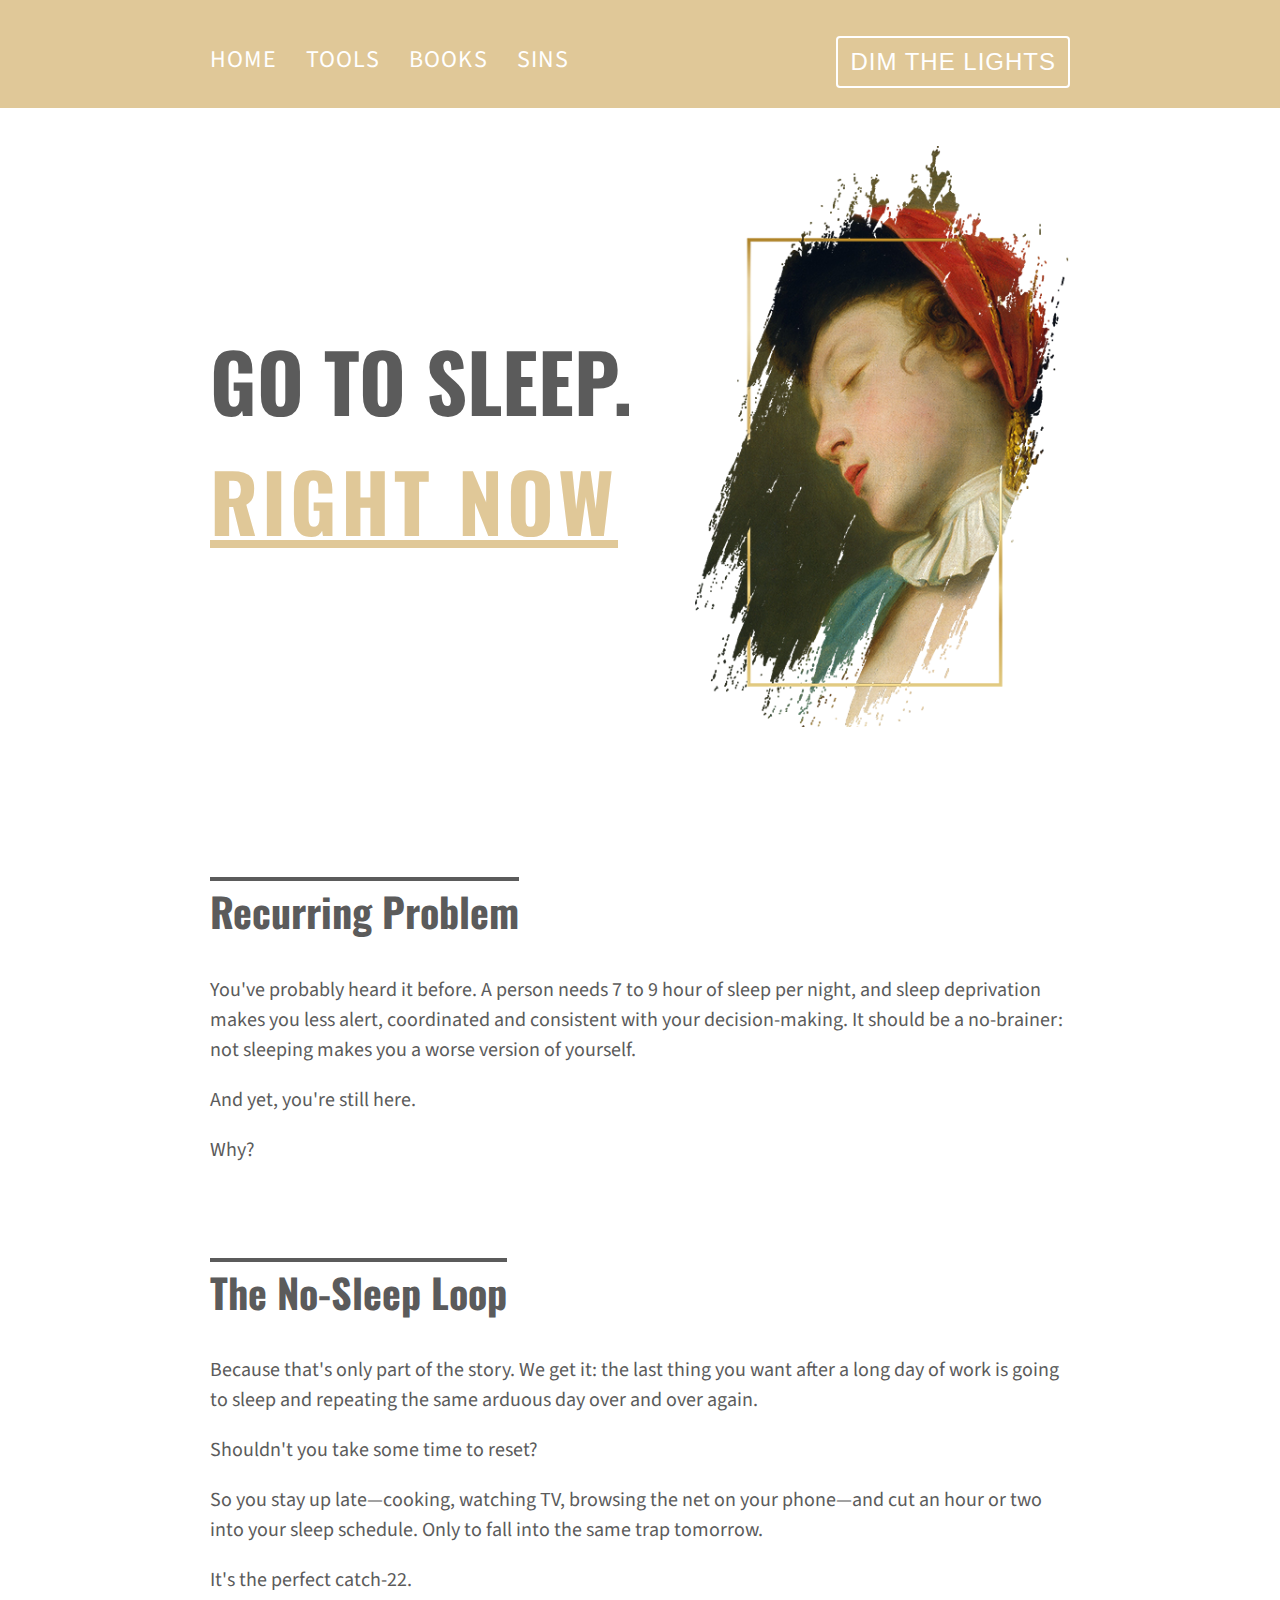
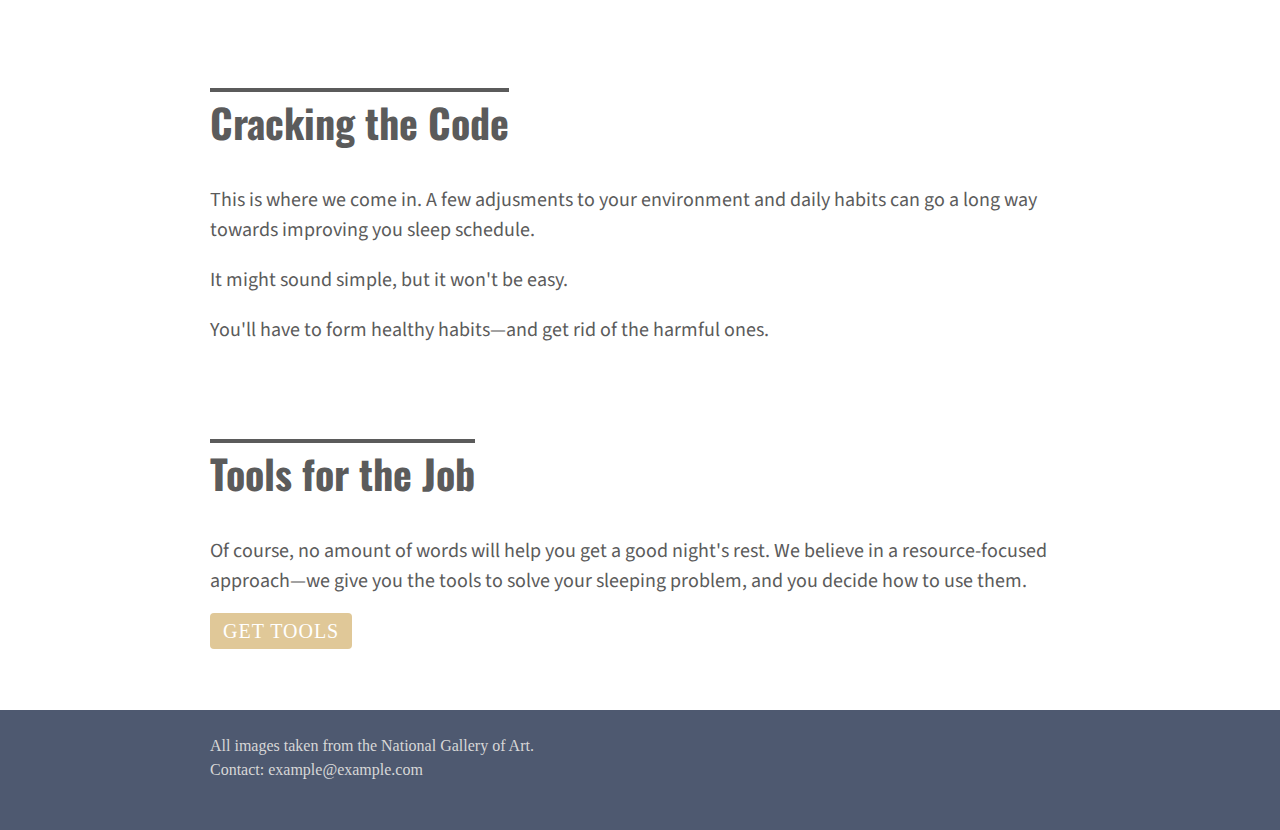
<file: index.html>
<!DOCTYPE html>

<html lang="en">
    <head>
<!-- Link bootstrap to head -->
        <link href="https://cdn.jsdelivr.net/npm/bootstrap@5.0.2/dist/css/bootstrap.min.css" rel="stylesheet" integrity="sha384-EVSTQN3/azprG1Anm3QDgpJLIm9Nao0Yz1ztcQTwFspd3yD65VohhpuuCOmLASjC" crossorigin="anonymous">
        <script src="https://cdn.jsdelivr.net/npm/bootstrap@5.0.2/dist/js/bootstrap.bundle.min.js" integrity="sha384-MrcW6ZMFYlzcLA8Nl+NtUVF0sA7MsXsP1UyJoMp4YLEuNSfAP+JcXn/tWtIaxVXM" crossorigin="anonymous"></script>
        <link href="styles.css" rel="stylesheet">

        <!-- Add fonts -->
        <link rel="stylesheet" href="https://fonts.googleapis.com/css?family=Oswald">
        <link rel="stylesheet" href="https://fonts.googleapis.com/css?family=Source+Sans+Pro">

        <!-- Make site adaptive, add meta description -->
        <meta name="viewport" content="initial-scale=1, width=device-width">
        <meta name="description" content="Yes, go to sleep. There, we've saved you the click. But if you're still on the fence, come on over and let this site can convince you.">

        <!-- Add custom JavaScript -->
        <script src="script.js"></script>

        <title>Should I go to sleep?</title>        
<!-- Meta Pixel Code -->
<script>
!function(f,b,e,v,n,t,s)
{if(f.fbq)return;n=f.fbq=function(){n.callMethod?
n.callMethod.apply(n,arguments):n.queue.push(arguments)};
if(!f._fbq)f._fbq=n;n.push=n;n.loaded=!0;n.version='2.0';
n.queue=[];t=b.createElement(e);t.async=!0;
t.src=v;s=b.getElementsByTagName(e)[0];
s.parentNode.insertBefore(t,s)}(window, document,'script',
'https://connect.facebook.net/en_US/fbevents.js');
fbq('init', '1395437648002118');
fbq('track', 'PageView');
</script>
<noscript><img height="1" width="1" style="display:none"
src="https://www.facebook.com/tr?id=1395437648002118&ev=PageView&noscript=1"
/></noscript>
<!-- End Meta Pixel Code -->
    </head>
    <body>
        <!-- Navigation menu -->
        <nav id="site-navigation">
            <div class="content">
                <button class="cta-btn-lrg" id="dark-mode" onclick="toggleDark()">DIM THE LIGHTS</button>
                <ul id="main-navigation">
                    <li id="menu-item-1" class="nav-menu-item"><a href="index.html">Home</a></li>
                    <li id="menu-item-2" class="nav-menu-item"><a href="tools.html">Tools</a></li>
                    <li id="menu-item-3" class="nav-menu-item"><a href="books.html">Books</a></li>
                    <li id="menu-item-4" class="nav-menu-item"><a href="sins.html">Sins</a></li>
                </ul>
            </div>
        </nav>

        <!-- First screen of the page -->
        <div class="section-white" id="first-section">
            <div class="content" id="first-frame">
                <h1 id="index-header">GO TO SLEEP.<br><b>RIGHT NOW</b></h1>
                <div class="side-image">
                    <img src="sleep-2-frame-2.png" alt="Painting of a girl sleeping">
                </div>
            </div>
        </div>

        <!-- Main content of the page -->
        <div class="section-white" id="second-section">
            <div class="content">
                <h2>Recurring Problem</h2>
                <p>
                    You've probably heard it before. A person needs 7 to 9 hour of sleep per night, and sleep deprivation makes you less alert, coordinated and consistent with your decision-making. It should be a no-brainer: not sleeping makes you a worse version of yourself.
                </p>
                <p>And yet, you're still here.</p>
                <p>Why?</p>
            </div>
        </div>

        <div class="section-white">
            <div class="content">
                <h2>The No-Sleep Loop</h2>
                <p>
                    Because that's only part of the story. We get it: the last thing you want after a long day of work is going to sleep and repeating the same arduous day over and over again.
                </p>
                <p>
                    Shouldn't you take some time to reset?
                </p>
                <p>
                    So you stay up late—cooking, watching TV, browsing the net on your phone—and cut an hour or two into your sleep schedule. Only to fall into the same trap tomorrow.
                </p>
                <p>
                    It's the perfect catch-22.
                </p>
            </div>
        </div>

        <div class="section-white">
            <div class="content">
                <h2>Cracking the Code</h2>
                <p>
                    This is where we come in. A few adjusments to your environment and daily habits can go a long way towards improving you sleep schedule.
                </p>
                <p>It might sound simple, but it won't be easy.</p>
                <p>You'll have to form healthy habits—and get rid of the harmful ones.</p>
            </div>
        </div>

        <div class="section-white">
            <div class="content">
                <h2>Tools for the Job</h2>
                <p>
                    Of course, no amount of words will help you get a good night's rest. We believe in a resource-focused approach—we give you the tools to solve your sleeping problem, and you decide how to use them.
                </p>
                <a href="tools.html" class="cta-btn">GET TOOLS</a>
            </div>
        </div>

        <!-- The Modal Popup -->
        <div id="modal-popup" class="modal">

            <!-- Modal content -->
                <div class="modal-content" id="modal-bg">
                    <div class="modal-header">
                        <h2>Learn More</h2>
                        <span class="close">&times;</span>
                    </div>
                    <div class="modal-body">
                        <p>Want to find out more about healthy sleep? Great!<br> Just keep in mind that this site wasn't made by a doctor or a scientist.</p>
                        <p>So do your own research.</p>
                        <p>Or check out this Healthline article on <i>17 Proven Tips to Sleep Better at Night.</i></p>
                        <a href="https://www.healthline.com/nutrition/17-tips-to-sleep-better" class="cta-btn">READ ARTICLE</a>
                    </div>
                </div>

            </div>

        <!-- Page footer -->
        <div class="footer">
            <div class="content">
                <span class="footer-copyright">All images taken from the <a href="https://www.nga.gov/">National Gallery of Art</a>.</span>
                <br>
                <span class="footer-contact">Contact: </span>
                <span class="footer-email"><a href="mailto:example@example.com">example@example.com</a></span>
            </div>
        </div>

    </body>
</html>
</file>
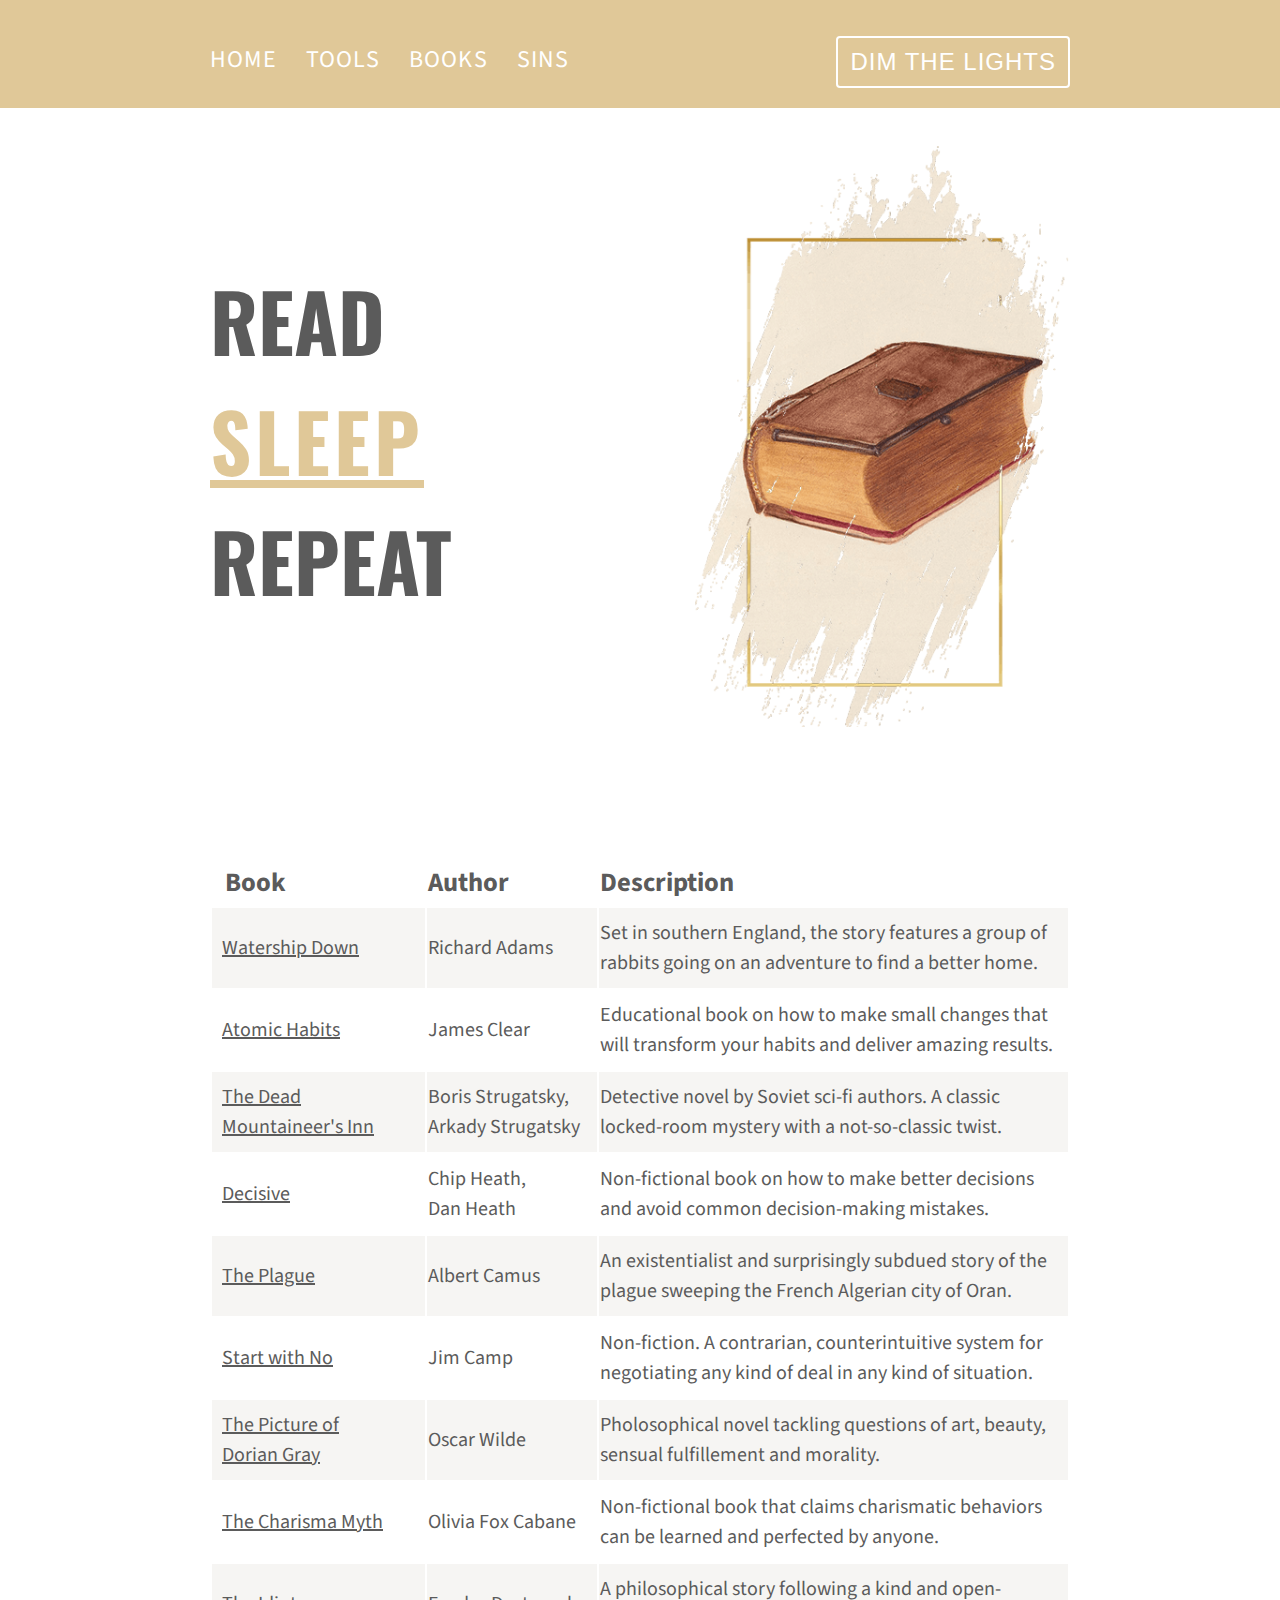
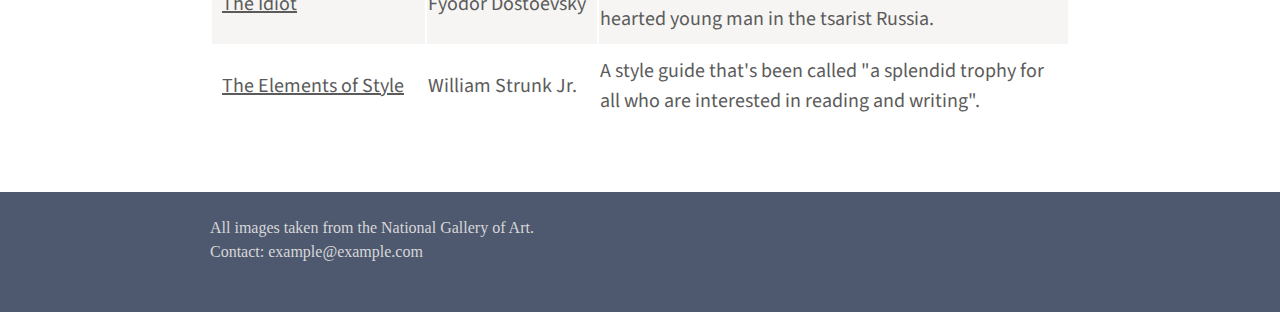
<file: books.html>
<!DOCTYPE html>

<html lang="en">
    <head>
        <!-- Link bootstrap to head -->
        <link href="https://cdn.jsdelivr.net/npm/bootstrap@5.0.2/dist/css/bootstrap.min.css" rel="stylesheet" integrity="sha384-EVSTQN3/azprG1Anm3QDgpJLIm9Nao0Yz1ztcQTwFspd3yD65VohhpuuCOmLASjC" crossorigin="anonymous">
        <script src="https://cdn.jsdelivr.net/npm/bootstrap@5.0.2/dist/js/bootstrap.bundle.min.js" integrity="sha384-MrcW6ZMFYlzcLA8Nl+NtUVF0sA7MsXsP1UyJoMp4YLEuNSfAP+JcXn/tWtIaxVXM" crossorigin="anonymous"></script>
        <link href="styles.css" rel="stylesheet">

        <!-- Add fonts -->
        <link rel="stylesheet" href="https://fonts.googleapis.com/css?family=Oswald">
        <link rel="stylesheet" href="https://fonts.googleapis.com/css?family=Source+Sans+Pro">

        <!-- Make site adaptive, add meta description -->
        <meta name="viewport" content="initial-scale=1, width=device-width">
        <meta name="description" content="Books to relax and read before bed. Not gripping enough to force an all-nighter, but interesting enough to keep your attention.">

        <!-- Add custom JavaScript -->
        <script src="script.js"></script>

        <title>Going to sleep - Books that can help</title>

<!-- Meta Pixel Code -->
<script>
!function(f,b,e,v,n,t,s)
{if(f.fbq)return;n=f.fbq=function(){n.callMethod?
n.callMethod.apply(n,arguments):n.queue.push(arguments)};
if(!f._fbq)f._fbq=n;n.push=n;n.loaded=!0;n.version='2.0';
n.queue=[];t=b.createElement(e);t.async=!0;
t.src=v;s=b.getElementsByTagName(e)[0];
s.parentNode.insertBefore(t,s)}(window, document,'script',
'https://connect.facebook.net/en_US/fbevents.js');
fbq('init', '1395437648002118');
fbq('track', 'PageView');
</script>
<noscript><img height="1" width="1" style="display:none"
src="https://www.facebook.com/tr?id=1395437648002118&ev=PageView&noscript=1"
/></noscript>
<!-- End Meta Pixel Code -->
    </head>

    <body>
        <!-- Navigation menu -->
        <nav id="site-navigation">
            <div class="content">
                <button class="cta-btn-lrg" id="dark-mode" onclick="toggleDark()">DIM THE LIGHTS</button>
                <ul id="main-navigation">
                    <li id="menu-item-1" class="nav-menu-item"><a href="index.html">Home</a></li>
                    <li id="menu-item-2" class="nav-menu-item"><a href="tools.html">Tools</a></li>
                    <li id="menu-item-3" class="nav-menu-item"><a href="books.html">Books</a></li>
                    <li id="menu-item-4" class="nav-menu-item"><a href="sins.html">Sins</a></li>
                </ul>
            </div>
        </nav>

        <!-- First screen of the page -->
        <div class="section-white" id="first-section">
            <div class="content" id="first-frame">
                <h1 id="tools-header">READ<br><b>SLEEP</b><br>REPEAT</h1>
                <div class="side-image">
                    <img src="book-3-frame.png" alt="Painting of a book on beige background">
                </div>
            </div>
        </div>

        <!-- Main content of the page -->
        <div class="section-white">
            <div class="content">
                <table id="book-table">
                    <thead>
                        <tr>
                            <th class="first-cell">Book</th>
                            <th class="second-cell">Author</th>
                            <th class="third-cell">Description</th>
                        </tr>
                    </thead>
                    <tbody>
                        <tr class="grey-row">
                            <td class="first-cell">
                                <a href="https://www.amazon.com/Watership-Down-Novel-Richard-Adams/dp/0743277708">Watership Down</a>
                            </td>
                            <td class="second-cell">
                                Richard Adams
                            </td>
                            <td class="third-cell">
                                Set in southern England, the story features a group of rabbits going on an adventure to find a better home.
                            </td>
                        </tr>
                        <tr>
                            <td class="first-cell">
                                <a href="https://www.amazon.com/Atomic-Habits-Proven-Build-Break-ebook/dp/B07D23CFGR/">Atomic Habits</a>
                            </td>
                            <td class="second-cell">
                                James Clear
                            </td>
                            <td class="third-cell">
                                Educational book on how to make small changes that will transform your habits and deliver amazing results.
                            </td>
                        </tr>
                        <tr class="grey-row">
                            <td class="first-cell">
                                <a href="https://www.amazon.com/Dead-Mountaineers-Inn-Detective-Neversink-ebook/dp/B00N6PBGRM/">The Dead Mountaineer's&nbsp;Inn</a>
                            </td>
                            <td class="second-cell">
                                Boris&nbsp;Strugatsky, Arkady&nbsp;Strugatsky
                            </td>
                            <td class="third-cell">
                                Detective novel by Soviet sci-fi authors. A classic locked-room mystery with a not-so-classic twist.
                            </td>
                        </tr>
                        <tr>
                            <td class="first-cell">
                                <a href="https://www.amazon.com/Decisive-Make-Better-Choices-Life-ebook/dp/B009JU6UPG/ref=sr_1_1?crid=1QZ3EZ293K5YI">Decisive</a>
                            </td>
                            <td class="second-cell">
                                Chip&nbsp;Heath, Dan&nbsp;Heath
                            </td>
                            <td class="third-cell">
                                Non-fictional book on how to make better decisions and avoid common decision-making mistakes.
                            </td>
                        </tr>
                        <tr class="grey-row">
                            <td class="first-cell">
                                <a href="https://www.amazon.com/Plague-Albert-Camus-ebook/dp/B0B4D91TX2/ref=sr_1_2?crid=2D0GRO846SGD9">The Plague</a>
                            </td>
                            <td class="second-cell">
                                Albert Camus
                            </td>
                            <td class="third-cell">
                                An existentialist and surprisingly subdued story of the plague sweeping the French Algerian city of Oran.
                            </td>
                        </tr>
                        <tr>
                            <td class="first-cell">
                                <a href="https://www.amazon.com/Start-No-Negotiating-Tools-that-ebook/dp/B003EY7JEE/ref=sr_1_1?crid=96X626UZV4X6">Start with No</a>
                            </td>
                            <td class="second-cell">
                                Jim Camp
                            </td>
                            <td class="third-cell">
                                Non-fiction. A contrarian, counterintuitive system for negotiating any kind of deal in any kind of situation.
                            </td>
                        </tr>
                        <tr class="grey-row">
                            <td class="first-cell">
                                <a href="https://www.amazon.com/Picture-Dorian-Grey-Oscar-Wilde-ebook/dp/B07VGJ2WFZ">The Picture of Dorian&nbsp;Gray</a>
                            </td>
                            <td class="second-cell">
                                Oscar Wilde
                            </td>
                            <td class="third-cell">
                                Pholosophical novel tackling questions of art, beauty, sensual fulfillement and morality.
                            </td>
                        </tr>
                        <tr>
                            <td class="first-cell">
                                <a href="https://www.amazon.com/Charisma-Myth-Science-Personal-Magnetism/dp/1591845947">The Charisma Myth</a>
                            </td>
                            <td class="second-cell">
                                Olivia Fox Cabane
                            </td>
                            <td class="third-cell">
                                Non-fictional book that claims charismatic behaviors can be learned and perfected by anyone.
                            </td>
                        </tr>
                        <tr class="grey-row">
                            <td class="first-cell">
                                <a href="https://www.amazon.com/Idiot-Bantam-Classic-Fyodor-Dostoevsky/dp/0553213520">The Idiot</a>
                            </td>
                            <td class="second-cell">
                                Fyodor Dostoevsky
                            </td>
                            <td class="third-cell">
                                A philosophical story following a kind and open-hearted young man in the tsarist Russia.
                            </td>
                        </tr>
                        <tr>
                            <td class="first-cell">
                                <a href="https://www.amazon.com/Elements-Style-Fourth-William-Strunk/dp/020530902X">The Elements of Style</a>
                            </td>
                            <td class="second-cell">
                                William Strunk Jr.
                            </td>
                            <td class="third-cell">
                                A style guide that's been called "a splendid trophy for all who are interested in reading and writing".
                            </td>
                        </tr>
                    </tbody>
                </table>
            </div>
        </div>

        <!-- The Modal Popup -->
        <div id="modal-popup" class="modal">

            <!-- Modal content -->
                <div class="modal-content" id="modal-bg">
                    <div class="modal-header">
                        <h2>Learn More</h2>
                        <span class="close">&times;</span>
                    </div>
                    <div class="modal-body">
                        <p>Want to find out more about healthy sleep? Great!<br> Just keep in mind that this site wasn't made by a doctor or a scientist.</p>
                        <p>So do your own research.</p>
                        <p>Or check out this Healthline article on <i>17 Proven Tips to Sleep Better at Night.</i></p>
                        <a href="https://www.healthline.com/nutrition/17-tips-to-sleep-better" class="cta-btn">READ ARTICLE</a>
                    </div>
                </div>

        </div>

        <!-- Page footer -->
        <div class="footer">
            <div class="content">
                <span class="footer-copyright">All images taken from the <a href="https://www.nga.gov/">National Gallery of Art</a>.</span>
                <br>
                <span class="footer-contact">Contact: </span>
                <span class="footer-email"><a href="mailto:example@example.com">example@example.com</a></span>
            </div>
        </div>

    </body>
</html>
</file>
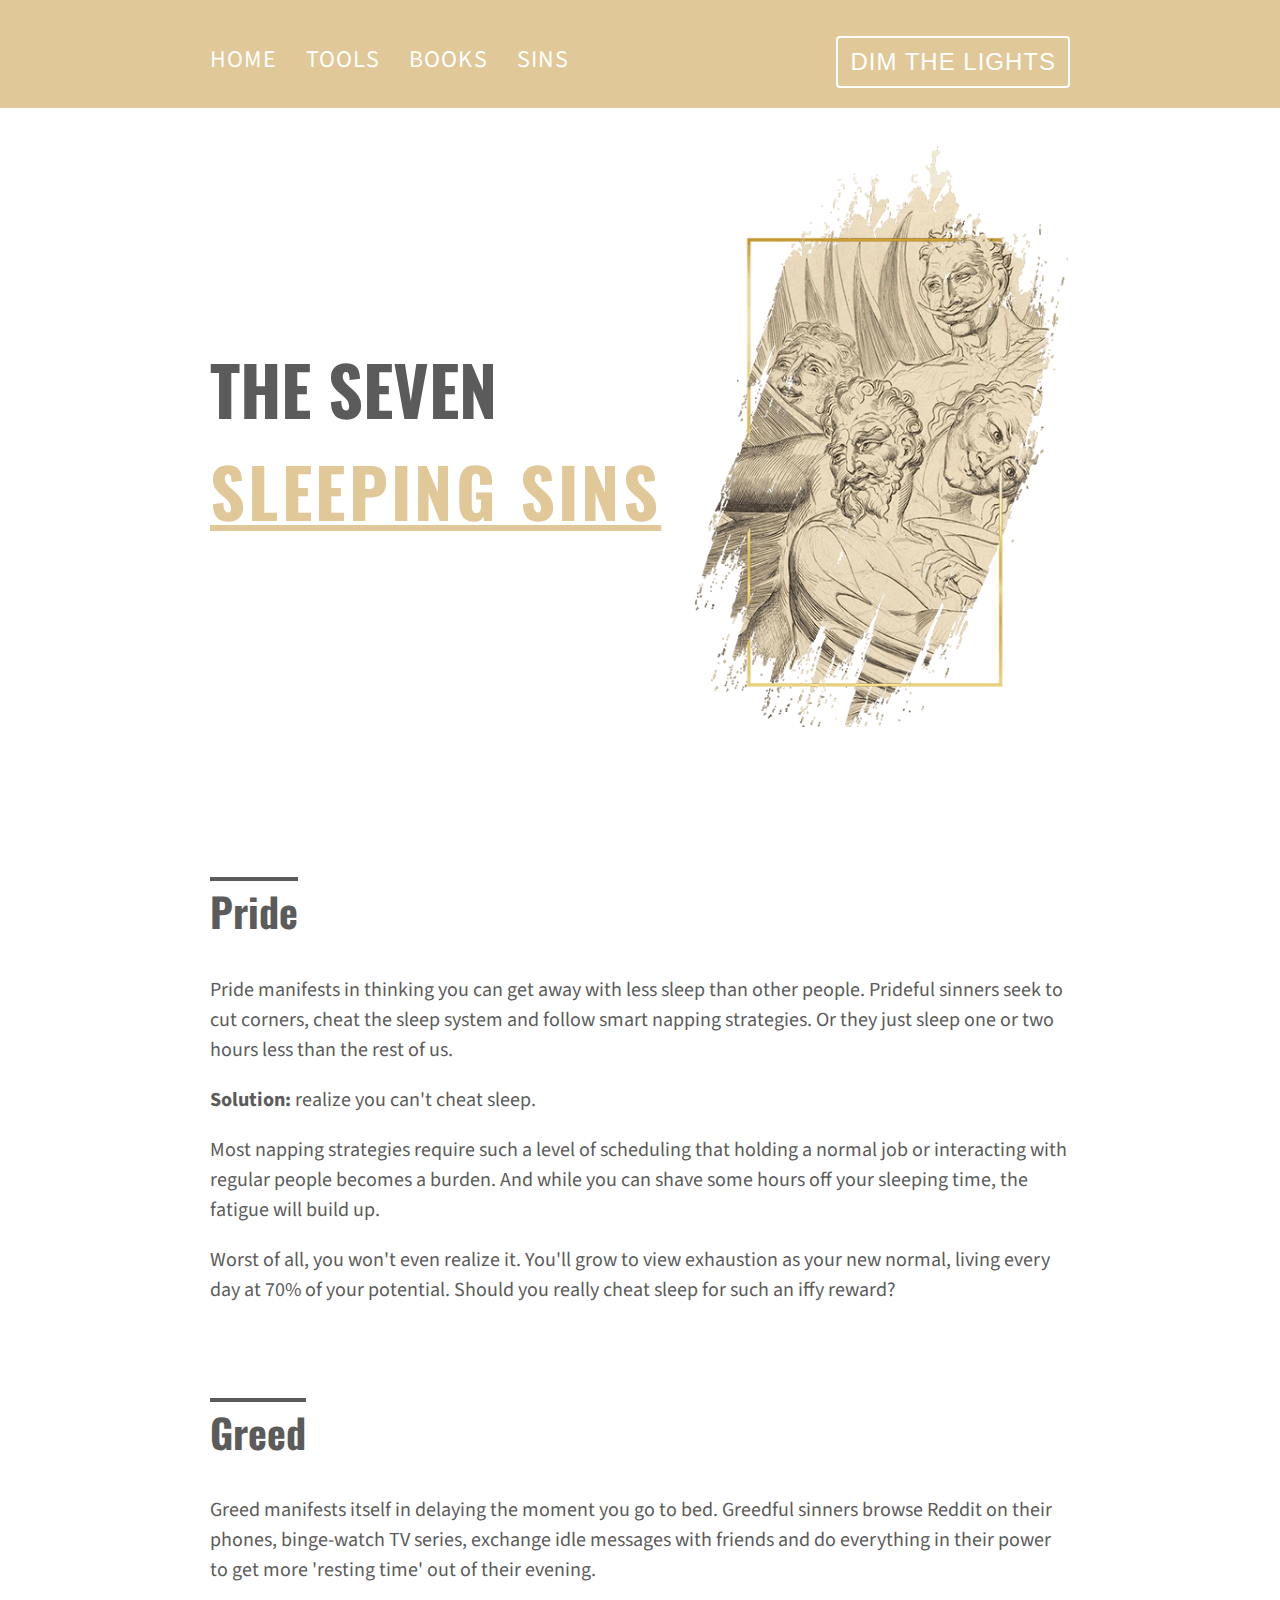
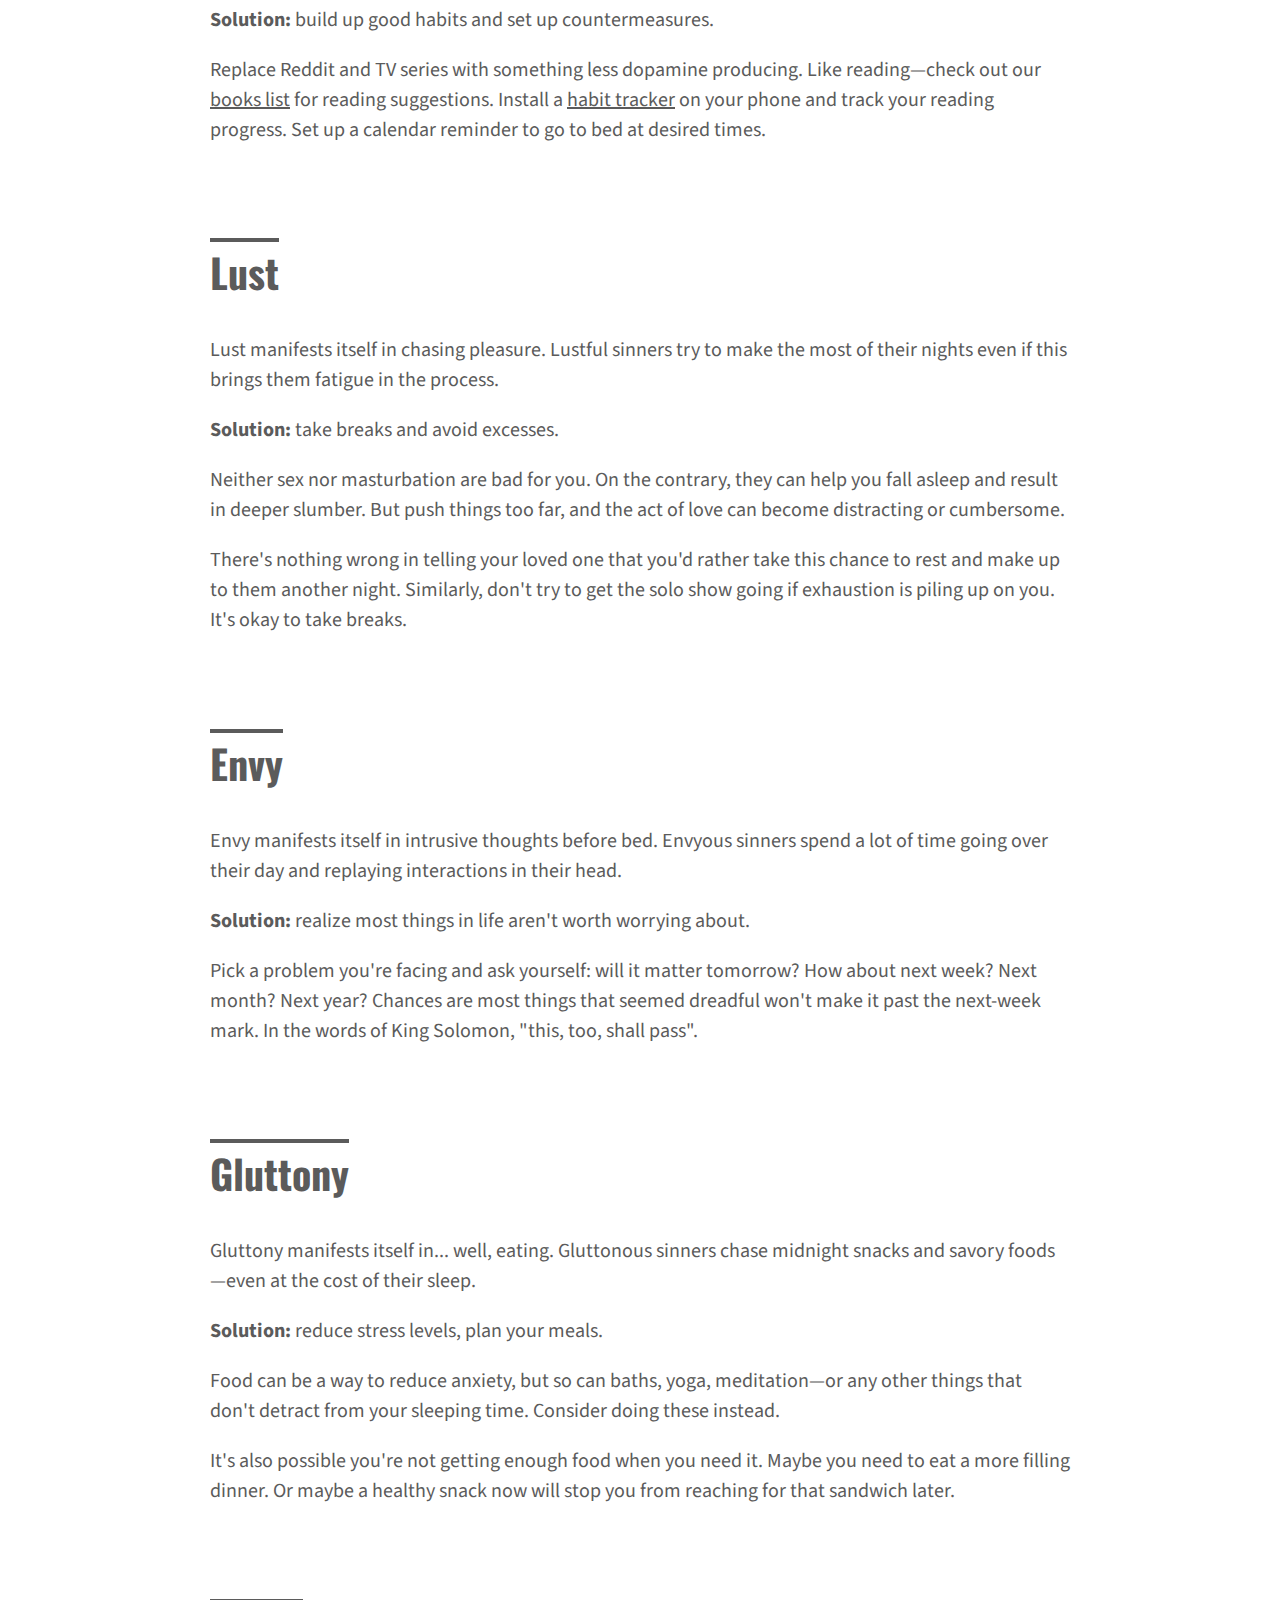
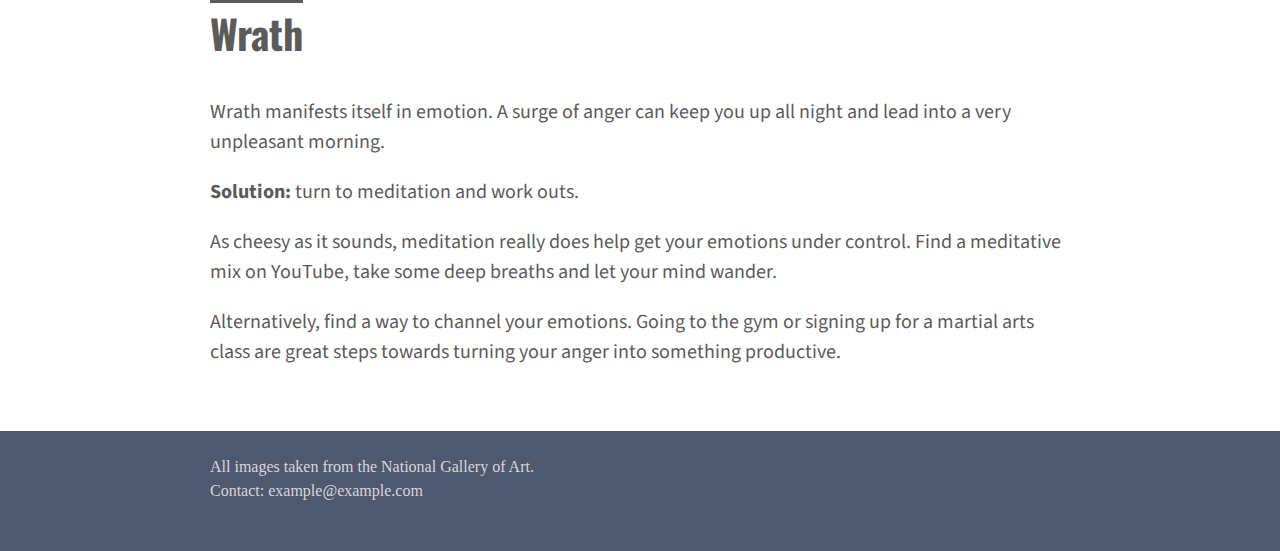
<file: sins.html>
<!DOCTYPE html>

<html lang="en">
    <head>
        <!-- Link bootstrap to head -->
        <link href="https://cdn.jsdelivr.net/npm/bootstrap@5.0.2/dist/css/bootstrap.min.css" rel="stylesheet" integrity="sha384-EVSTQN3/azprG1Anm3QDgpJLIm9Nao0Yz1ztcQTwFspd3yD65VohhpuuCOmLASjC" crossorigin="anonymous">
        <script src="https://cdn.jsdelivr.net/npm/bootstrap@5.0.2/dist/js/bootstrap.bundle.min.js" integrity="sha384-MrcW6ZMFYlzcLA8Nl+NtUVF0sA7MsXsP1UyJoMp4YLEuNSfAP+JcXn/tWtIaxVXM" crossorigin="anonymous"></script>
        <link href="styles.css" rel="stylesheet">

        <!-- Add fonts -->
        <link rel="stylesheet" href="https://fonts.googleapis.com/css?family=Oswald">
        <link rel="stylesheet" href="https://fonts.googleapis.com/css?family=Source+Sans+Pro">

        <!-- Make site adaptive, add meta description -->
        <meta name="viewport" content="initial-scale=1, width=device-width">
        <meta name="description" content="The 7 sleeping sins you commit that destory your sleep schedule and turn you into a drowsy mess in the mornings.">

        <!-- Add custom JavaScript -->
        <script src="script.js"></script>

        <title>7 Sleeping Sins - Should I go to sleep</title>

<!-- Meta Pixel Code -->
<script>
!function(f,b,e,v,n,t,s)
{if(f.fbq)return;n=f.fbq=function(){n.callMethod?
n.callMethod.apply(n,arguments):n.queue.push(arguments)};
if(!f._fbq)f._fbq=n;n.push=n;n.loaded=!0;n.version='2.0';
n.queue=[];t=b.createElement(e);t.async=!0;
t.src=v;s=b.getElementsByTagName(e)[0];
s.parentNode.insertBefore(t,s)}(window, document,'script',
'https://connect.facebook.net/en_US/fbevents.js');
fbq('init', '1395437648002118');
fbq('track', 'PageView');
</script>
<noscript><img height="1" width="1" style="display:none"
src="https://www.facebook.com/tr?id=1395437648002118&ev=PageView&noscript=1"
/></noscript>
<!-- End Meta Pixel Code -->
    </head>
    <body>
        <!-- Navigation menu -->
        <nav id="site-navigation">
            <div class="content">
                <button class="cta-btn-lrg" id="dark-mode" onclick="toggleDark()">DIM THE LIGHTS</button>
                <ul id="main-navigation">
                    <li id="menu-item-1" class="nav-menu-item"><a href="index.html">Home</a></li>
                    <li id="menu-item-2" class="nav-menu-item"><a href="tools.html">Tools</a></li>
                    <li id="menu-item-3" class="nav-menu-item"><a href="books.html">Books</a></li>
                    <li id="menu-item-4" class="nav-menu-item"><a href="sins.html">Sins</a></li>
                </ul>
            </div>
        </nav>

        <!-- First screen of the page -->
        <div class="section-white" id="first-section">
            <div class="content" id="first-frame">
                <h1 id="sins-header">THE SEVEN<br><b>SLEEPING SINS</b></h1>
                <div class="side-image">
                    <img src="sins-1-frame.png" alt="Painting of demons with different expressions">
                </div>
            </div>
        </div>

        <!-- Main content of the page-->
        <div class="section-white">
            <div class="content">
                <h2>Pride</h2>
                <p>
                    Pride manifests in thinking you can get away with less sleep than other people. Prideful sinners seek to cut corners, cheat the sleep system and follow smart napping strategies. Or they just sleep one or two hours less than the rest of us.
                </p>
                <p>
                    <b>Solution:</b> realize you can't cheat sleep.
                </p>
                <p>
                    Most napping strategies require such a level of scheduling that holding a normal job or interacting with regular people becomes a burden. And while you can shave some hours off your sleeping time, the fatigue will build up.
                </p>
                <p>
                    Worst of all, you won't even realize it. You'll grow to view exhaustion as your new normal, living every day at 70% of your potential. Should you really cheat sleep for such an iffy reward?
                </p>
            </div>
        </div>

        <div class="section-white">
            <div class="content">
                <h2>Greed</h2>
                <p>
                    Greed manifests itself in delaying the moment you go to bed. Greedful sinners browse Reddit on their phones, binge-watch TV series, exchange idle messages with friends and do everything in their power to get more 'resting time' out of their evening.
                </p>
                <p>
                    <b>Solution:</b> build up good habits and set up countermeasures.
                </p>
                <p>
                    Replace Reddit and TV series with something less dopamine producing. Like reading—check out our <a href="books.html">books list</a> for reading suggestions.
                    Install a <a href="https://play.google.com/store/apps/details?id=org.isoron.uhabits&hl=en&gl=US">habit tracker</a> on your phone and track your reading progress. Set up a calendar reminder to go to bed at desired times.
                </p>
            </div>
        </div>

        <div class="section-white">
            <div class="content">
                <h2>Lust</h2>
                <p>
                    Lust manifests itself in chasing pleasure. Lustful sinners try to make the most of their nights even if this brings them fatigue in the process.
                </p>
                <p>
                    <b>Solution:</b> take breaks and avoid excesses.
                </p>
                <p>
                    Neither sex nor masturbation are bad for you. On the contrary, they can help you fall asleep and result in deeper slumber. But push things too far, and the act of love can become distracting or cumbersome.
                </p>
                <p>
                    There's nothing wrong in telling your loved one that you'd rather take this chance to rest and make up to them another night. Similarly, don't try to get the solo show going if exhaustion is piling up on you. It's okay to take breaks.
                </p>
            </div>
        </div>

        <div class="section-white">
            <div class="content">
                <h2>Envy</h2>
                <p>
                    Envy manifests itself in intrusive thoughts before bed. Envyous sinners spend a lot of time going over their day and replaying interactions in their head.
                </p>
                <p>
                    <b>Solution:</b> realize most things in life aren't worth worrying about.
                </p>
                <p>
                    Pick a problem you're facing and ask yourself: will it matter tomorrow? How about next week? Next month? Next year?
                    Chances are most things that seemed dreadful won't make it past the next-week mark. In the words of King Solomon, "this, too, shall pass".
                </p>
            </div>
        </div>

        <div class="section-white">
            <div class="content">
                <h2>Gluttony</h2>
                <p>
                    Gluttony manifests itself in... well, eating. Gluttonous sinners chase midnight snacks and savory foods—even at the cost of their sleep.
                </p>
                <p>
                    <b>Solution:</b> reduce stress levels, plan your meals.
                </p>
                <p>
                    Food can be a way to reduce anxiety, but so can baths, yoga, meditation—or any other things that don't detract from your sleeping time. Consider doing these instead.
                </p>
                <p>
                    It's also possible you're not getting enough food when you need it. Maybe you need to eat a more filling dinner. Or maybe a healthy snack now will stop you from reaching for that sandwich later.
                </p>
            </div>
        </div>

        <div class="section-white">
            <div class="content">
                <h2>Wrath</h2>
                <p>
                    Wrath manifests itself in emotion. A surge of anger can keep you up all night and lead into a very unpleasant morning.
                </p>
                <p>
                    <b>Solution:</b> turn to meditation and work outs.
                </p>
                <p>
                    As cheesy as it sounds, meditation really does help get your emotions under control. Find a meditative mix on YouTube, take some deep breaths and let your mind wander.
                </p>
                <p>
                    Alternatively, find a way to channel your emotions. Going to the gym or signing up for a martial arts class are great steps towards turning your anger into something productive.
                </p>
            </div>
        </div>

        <!-- The Modal Popup -->
        <div id="modal-popup" class="modal">

            <!-- Modal content -->
                <div class="modal-content" id="modal-bg">
                    <div class="modal-header">
                        <h2>Learn More</h2>
                        <span class="close">&times;</span>
                    </div>
                    <div class="modal-body">
                        <p>Want to find out more about healthy sleep? Great!<br> Just keep in mind that this site wasn't made by a doctor or a scientist.</p>
                        <p>So do your own research.</p>
                        <p>Or check out this Healthline article on <i>17 Proven Tips to Sleep Better at Night.</i></p>
                        <a href="https://www.healthline.com/nutrition/17-tips-to-sleep-better" class="cta-btn">READ ARTICLE</a>
                    </div>
                </div>

            </div>

        <!-- Page footer -->
        <div class="footer">
            <div class="content">
                <span class="footer-copyright">All images taken from the <a href="https://www.nga.gov/">National Gallery of Art</a>.</span>
                <br>
                <span class="footer-contact">Contact: </span>
                <span class="footer-email"><a href="mailto:example@example.com">example@example.com</a></span>
            </div>
        </div>

    </body>
</html>
</file>
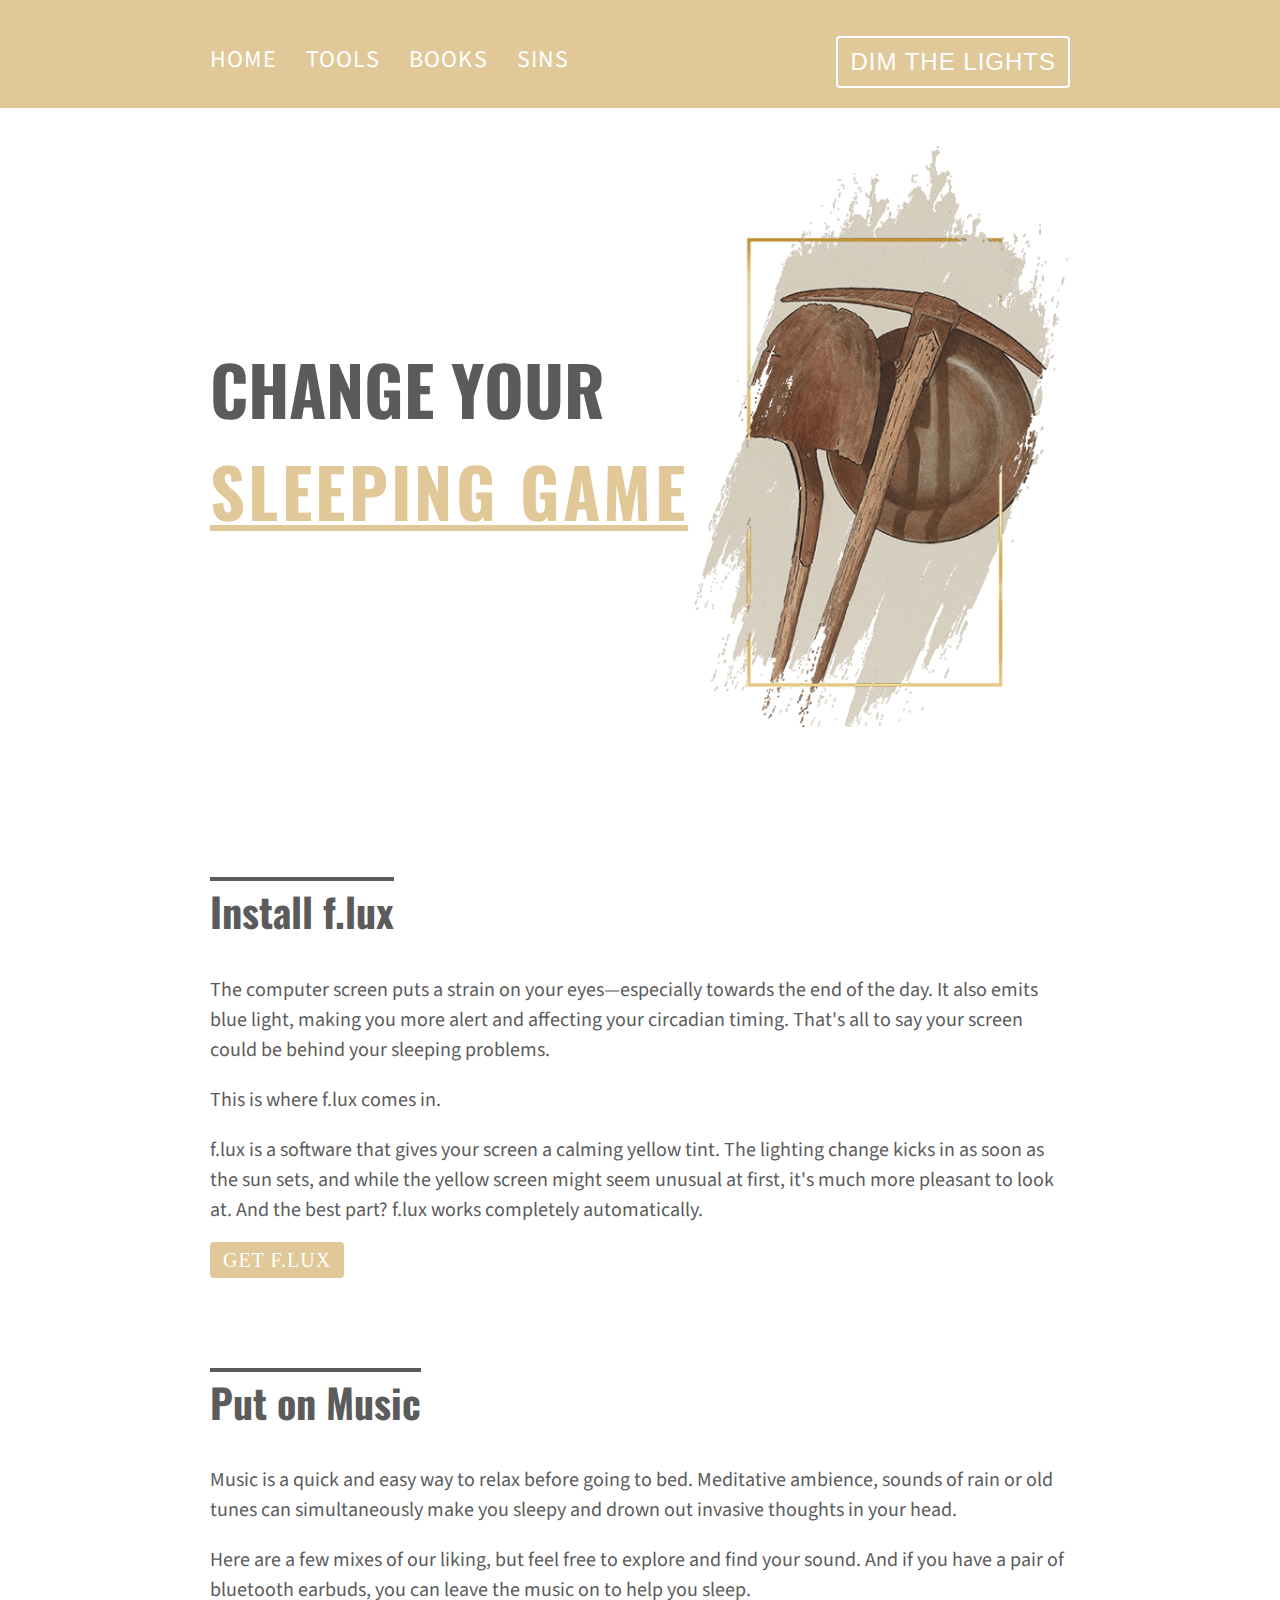
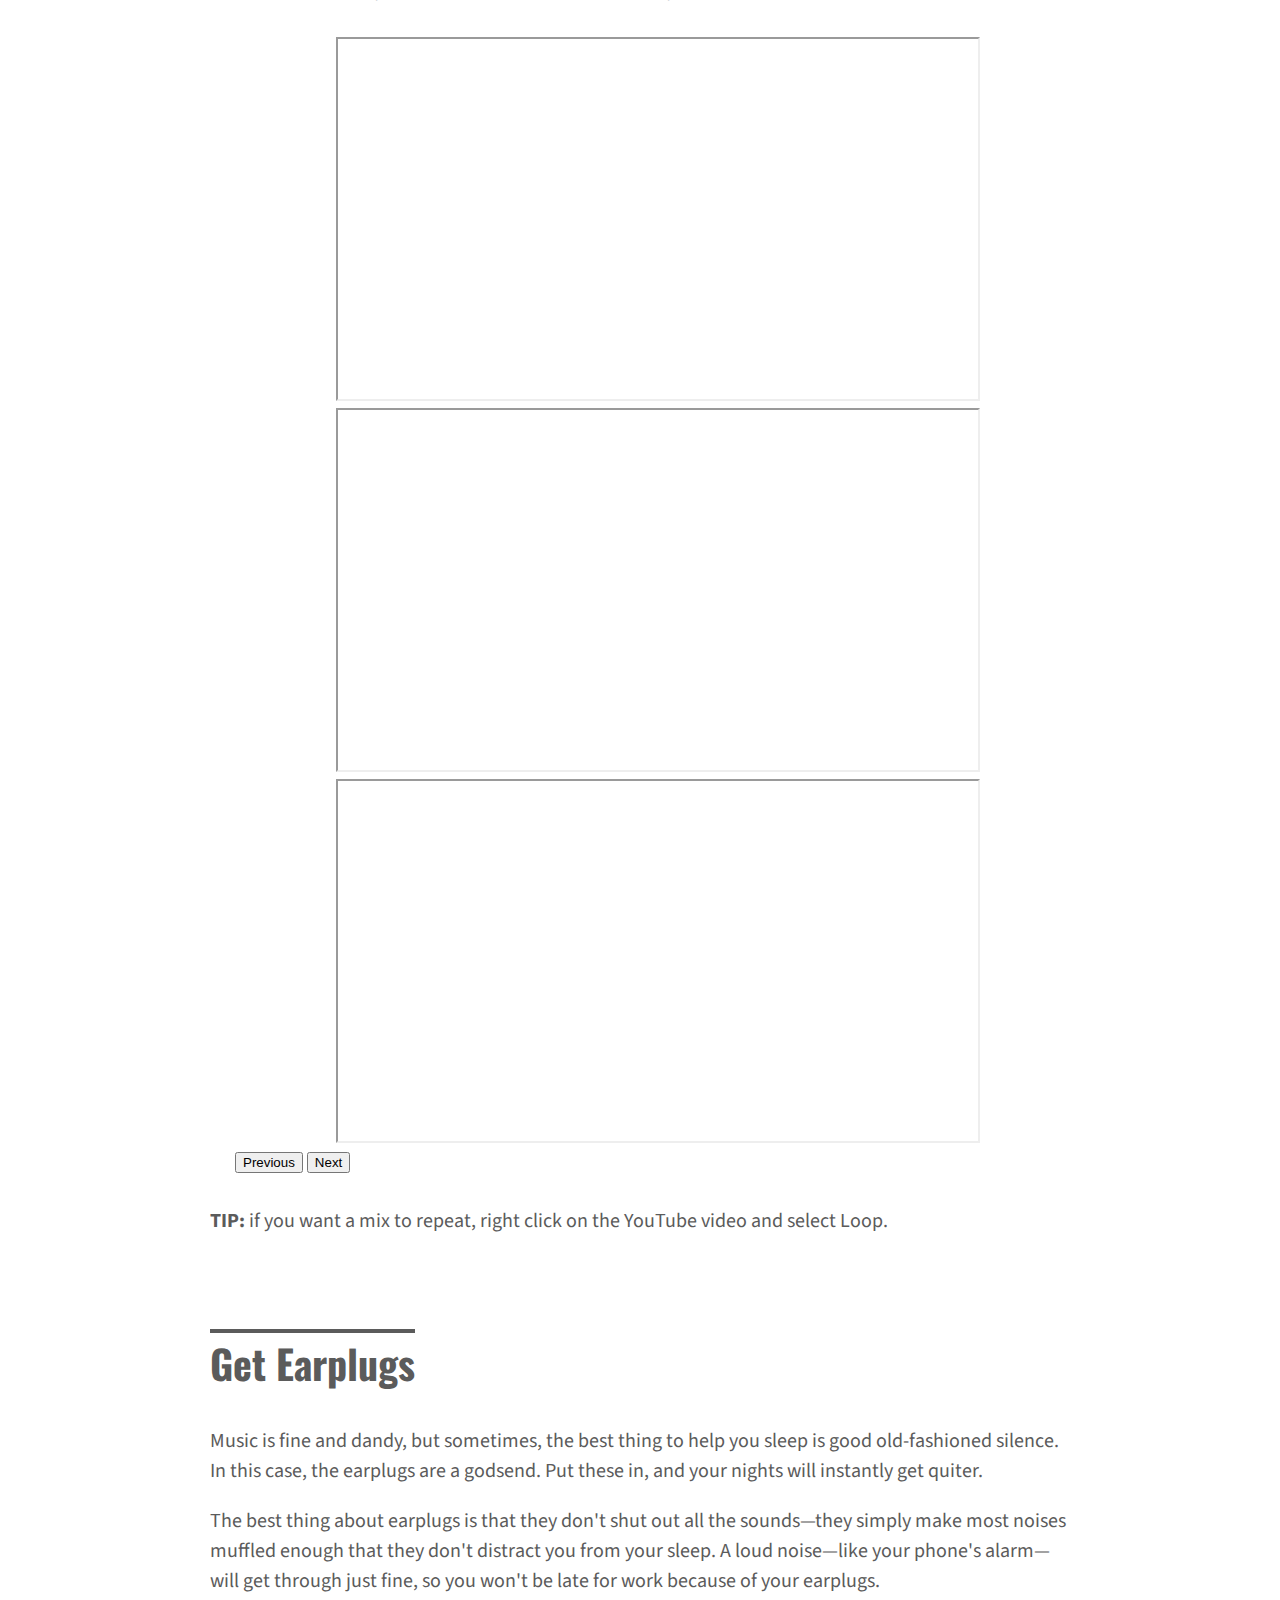
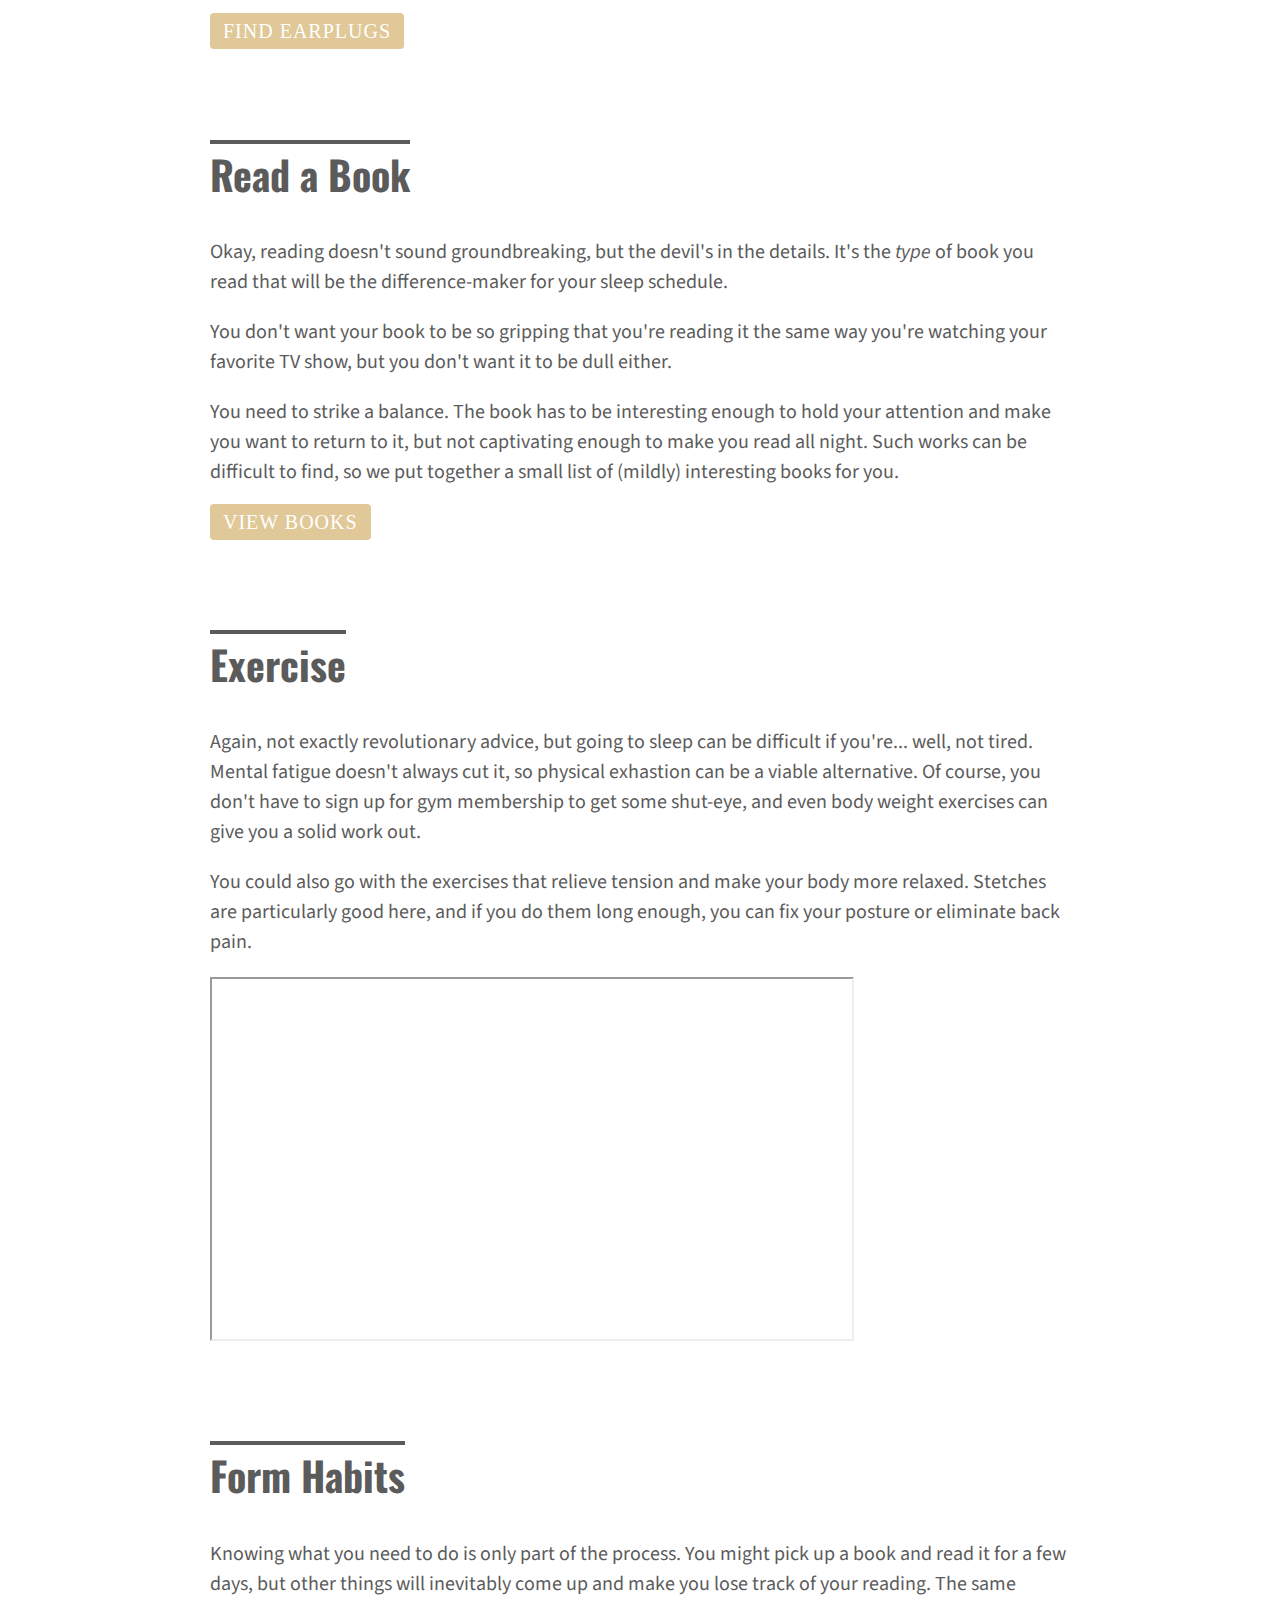
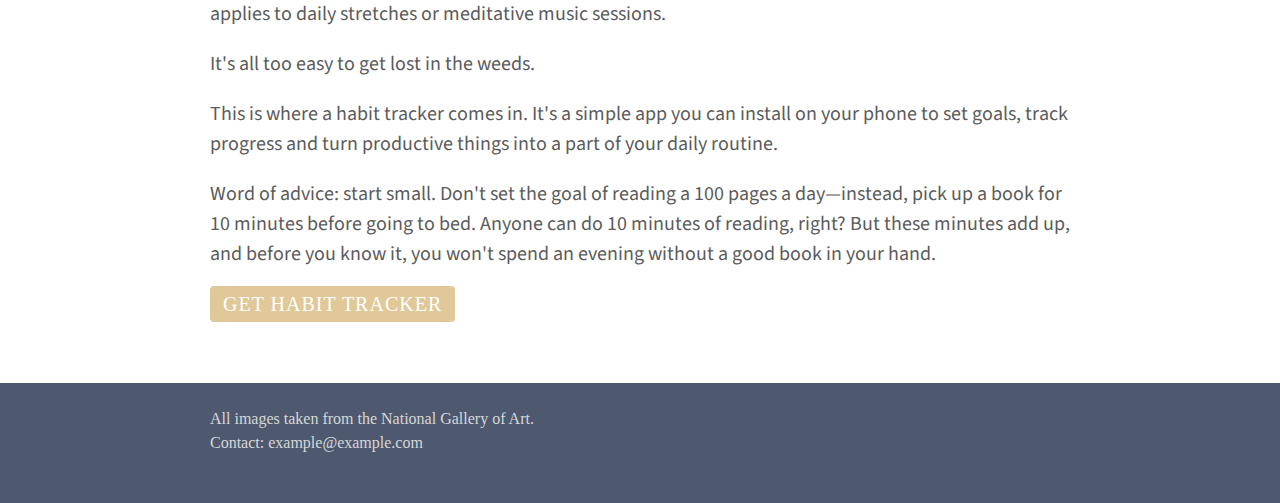
<file: tools.html>
<!DOCTYPE html>

<html lang="en">
    <head>
        <!-- Link bootstrap to head -->
        <link href="https://cdn.jsdelivr.net/npm/bootstrap@5.0.2/dist/css/bootstrap.min.css" rel="stylesheet" integrity="sha384-EVSTQN3/azprG1Anm3QDgpJLIm9Nao0Yz1ztcQTwFspd3yD65VohhpuuCOmLASjC" crossorigin="anonymous">
        <script src="https://cdn.jsdelivr.net/npm/bootstrap@5.0.2/dist/js/bootstrap.bundle.min.js" integrity="sha384-MrcW6ZMFYlzcLA8Nl+NtUVF0sA7MsXsP1UyJoMp4YLEuNSfAP+JcXn/tWtIaxVXM" crossorigin="anonymous"></script>
        <link href="styles.css" rel="stylesheet">

        <!-- Add fonts -->
        <link rel="stylesheet" href="https://fonts.googleapis.com/css?family=Oswald">
        <link rel="stylesheet" href="https://fonts.googleapis.com/css?family=Source+Sans+Pro">

        <!-- Make site adaptive, add meta description -->
        <meta name="viewport" content="initial-scale=1, width=device-width">
        <meta name="description" content="Actionable ways to improve your sleep schedule right now. Simple, but not always easy.">

        <!-- Add custom JavaScript -->
        <script src="script.js"></script>

        <title>Going to sleep - Tips, Tools, Resources</title>

<!-- Meta Pixel Code -->
<script>
!function(f,b,e,v,n,t,s)
{if(f.fbq)return;n=f.fbq=function(){n.callMethod?
n.callMethod.apply(n,arguments):n.queue.push(arguments)};
if(!f._fbq)f._fbq=n;n.push=n;n.loaded=!0;n.version='2.0';
n.queue=[];t=b.createElement(e);t.async=!0;
t.src=v;s=b.getElementsByTagName(e)[0];
s.parentNode.insertBefore(t,s)}(window, document,'script',
'https://connect.facebook.net/en_US/fbevents.js');
fbq('init', '1395437648002118');
fbq('track', 'PageView');
</script>
<noscript><img height="1" width="1" style="display:none"
src="https://www.facebook.com/tr?id=1395437648002118&ev=PageView&noscript=1"
/></noscript>
<!-- End Meta Pixel Code -->
    </head>

    <body>
        <!-- Navigation menu -->
        <nav id="site-navigation">
            <div class="content">
                <button class="cta-btn-lrg" id="dark-mode" onclick="toggleDark()">DIM THE LIGHTS</button>
                <ul id="main-navigation">
                    <li id="menu-item-1" class="nav-menu-item"><a href="index.html">Home</a></li>
                    <li id="menu-item-2" class="nav-menu-item"><a href="tools.html">Tools</a></li>
                    <li id="menu-item-3" class="nav-menu-item"><a href="books.html">Books</a></li>
                    <li id="menu-item-4" class="nav-menu-item"><a href="sins.html">Sins</a></li>
                </ul>
            </div>
        </nav>

        <!-- First screen of the page -->
        <div class="section-white" id="first-section">
            <div class="content" id="first-frame">
                <h1 id="resource-header">CHANGE YOUR<br><b>SLEEPING GAME</b></h1>
                <div class="side-image">
                    <img src="tools-1-frame.png" alt="Painting of tools on beige background">
                </div>
            </div>
        </div>

        <!-- Main content of the page-->
        <div class="section-white">
          <div class="content">
            <h2>Install f.lux</h2>
            <p>
                The computer screen puts a strain on your eyes—especially towards the end of the day. It also emits blue light, making you more alert and affecting your circadian timing. That's all to say your screen could be behind your sleeping problems.
            </p>
            <p>This is where f.lux comes in.</p>
            <p>f.lux is a software that gives your screen a calming yellow tint. The lighting change kicks in as soon as the sun sets, and while the yellow screen might seem unusual at first, it's much more pleasant to look at. And the best part? f.lux works completely automatically. </p>
            <a href="https://justgetflux.com/" class="cta-btn">GET F.LUX</a>
          </div>
        </div>

        <div class="section-white">
          <div class="content">
            <h2>Put on Music</h2>
            <p>
              Music is a quick and easy way to relax before going to bed. Meditative ambience, sounds of rain or old tunes can simultaneously make you sleepy and drown out invasive thoughts in your head.
            </p>
            <p>
              Here are a few mixes of our liking, but feel free to explore and find your sound. And if you have a pair of bluetooth earbuds, you can leave the music on to help you sleep.
            </p>

            <!-- Bootstrap carousel -->
            <div id="carouselExampleCaptions" class="carousel slide carousel-dark" data-bs-interval="false">
              <div class="carousel-inner">
                <div class="carousel-item active">
                  <iframe width="640" height="360"
                      src="https://www.youtube.com/embed/UxjPuxBVZ_Y">
                  </iframe>
                </div>
                <div class="carousel-item">
                  <iframe width="640" height="360"
                      src="https://www.youtube.com/embed/ff5lO8TkVX8">
                  </iframe>
                </div>
                <div class="carousel-item">
                  <iframe width="640" height="360"
                      src="https://www.youtube.com/embed/TA4mhuFF-Go">
                  </iframe>
                </div>
              </div>
              <button class="carousel-control-prev" type="button" data-bs-target="#carouselExampleCaptions" data-bs-slide="prev">
                <span class="carousel-control-prev-icon" aria-hidden="true"></span>
                <span class="visually-hidden">Previous</span>
              </button>
              <button class="carousel-control-next" type="button" data-bs-target="#carouselExampleCaptions" data-bs-slide="next">
                <span class="carousel-control-next-icon" aria-hidden="true"></span>
                <span class="visually-hidden">Next</span>
              </button>
            </div>

            <p><b>TIP:</b> if you want a mix to repeat, right click on the YouTube video and select Loop.</p>
          </div>
        </div>



        <div class="section-white">
            <div class="content">
              <h2>Get Earplugs</h2>
              <p>
                  Music is fine and dandy, but sometimes, the best thing to help you sleep is good old-fashioned silence. In this case, the earplugs are a godsend. Put these in, and your nights will instantly get quiter.
              </p>
              <p>
                  The best thing about earplugs is that they don't shut out all the sounds—they simply make most noises muffled enough that they don't distract you from your sleep. A loud noise—like your phone's alarm—will get through just fine, so you won't be late for work because of your earplugs.
              </p>

              <a href="https://www.amazon.com/earplugs/s?k=earplugs" class="cta-btn">FIND EARPLUGS</a>

            </div>
        </div>

        <div class="section-white">
          <div class="content">
            <h2>Read a Book</h2>
            <p>
                Okay, reading doesn't sound groundbreaking, but the devil's in the details. It's the <i>type</i> of book you read that will be the difference-maker for your sleep schedule.
            </p>
             <p>
                You don't want your book to be so gripping that you're reading it the same way you're watching your favorite TV show, but you don't want it to be dull either.
             </p>
             <p>
                You need to strike a balance. The book has to be interesting enough to hold your attention and make you want to return to it, but not captivating enough to make you read all night. Such works can be difficult to find, so we put together a small list of (mildly) interesting books for you.
             </p>
             <a href="books.html" class="cta-btn">VIEW BOOKS</a>

          </div>
        </div>

        <div class="section-white">
          <div class="content">
            <h2>Exercise</h2>
            <p>
                Again, not exactly revolutionary advice, but going to sleep can be difficult if you're... well, not tired. Mental fatigue doesn't always cut it, so physical exhastion can be a viable alternative. Of course, you don't have to sign up for gym membership to get some shut-eye, and even body weight exercises can give you a solid work out.
            </p>
            <p>
                You could also go with the exercises that relieve tension and make your body more relaxed. Stetches are particularly good here, and if you do them long enough, you can fix your posture or eliminate back pain.
            </p>

            <iframe width="640" height="360"
                src="https://www.youtube.com/embed/Ej5LQIUHFyU">
            </iframe>

          </div>
        </div>

        <div class="section-white">
          <div class="content">
              <h2>Form Habits</h2>
              <p>
                  Knowing what you need to do is only part of the process. You might pick up a book and read it for a few days, but other things will inevitably come up and make you lose track of your reading. The same applies to daily stretches or meditative music sessions.
              </p>
              <p>
                  It's all too easy to get lost in the weeds.
              </p>
              <p>
                  This is where a habit tracker comes in. It's a simple app you can install on your phone to set goals, track progress and turn productive things into a part of your daily routine.
              </p>
              <p>
                  Word of advice: start small. Don't set the goal of reading a 100 pages a day—instead, pick up a book for 10 minutes before going to bed. Anyone can do 10 minutes of reading, right? But these minutes add up, and before you know it, you won't spend an evening without a good book in your hand.
              </p>
              <a href="https://play.google.com/store/apps/details?id=org.isoron.uhabits&hl=en&gl=US" class="cta-btn">
                    GET HABIT TRACKER
              </a>
          </div>
        </div>

        <!-- The Modal Popup -->
        <div id="modal-popup" class="modal">

          <!-- Modal content -->
              <div class="modal-content" id="modal-bg">
                  <div class="modal-header">
                      <h2>Learn More</h2>
                      <span class="close">&times;</span>
                  </div>
                  <div class="modal-body">
                      <p>Want to find out more about healthy sleep? Great!<br> Just keep in mind that this site wasn't made by a doctor or a scientist.</p>
                      <p>So do your own research.</p>
                      <p>Or check out this Healthline article on <i>17 Proven Tips to Sleep Better at Night.</i></p>
                      <a href="https://www.healthline.com/nutrition/17-tips-to-sleep-better" class="cta-btn">READ ARTICLE</a>
                  </div>
              </div>

          </div>


        <!-- Page footer -->
        <div class="footer">
            <div class="content">
                <span class="footer-copyright">All images taken from the <a href="https://www.nga.gov/">National Gallery of Art</a>.</span>
                <br>
                <span class="footer-contact">Contact: </span>
                <span class="footer-email"><a href="mailto:example@example.com">example@example.com</a></span>
            </div>
        </div>

    </body>

</html>
</file>
<file: styles.css>
body {
    background-color: #fff;
    color: #5b5b5b;
    font-size: 1rem;
    line-height: 1.5;
    margin: 0;
    text-align: left;
}

h1, h2, h3, h4, h5, h6 {
    font-family: Oswald, Helvetica, Arial, sans-serif;
}

h2 {
    text-decoration: overline;
    font-size: 2.5em;
}

/* Apply to bolded parts of h1 only */
h1 b {
    letter-spacing: 0.05em;
    text-decoration: underline;
    color: #e0c898;
}

h1 {
    font-size: 5em;
}

p {
    font-family: Source Sans Pro, Helvetica, Arial, sans-serif;
    font-size: 1.25em;
}

.section-white {
    margin: 0;
    padding-top: 1em;
    margin-bottom: 3em;
}

.section-grey {
    background-color: #f6f5f3;
    margin: 0;
    padding-top: 1em;
}

/* Flip main image on small screens
not needed
@media only screen and (max-width: 755px) {
    .side-image img {
        -webkit-transform: scaleX(-1);
        transform: scaleX(-1);
    }
*/

/* Force menu font change to fit in one line on small screens
    #site-navigation{
        font-size: 1.25rem !important;
    }
}
*/

/* Shift all content blocks to middle of the screen */
.content {
    max-width: 860px;
    margin: auto;
}

/* Main menu styling */
#site-navigation {
    background-color: #e0c898;
    position: fixed;
    bottom: auto;
    width: 100%;
    line-height: 1.5;
    font-family: Source Sans Pro, Helvetica, Arial, sans-serif;
    font-size: 1.5rem;
    padding-top: 0.5em;
    z-index: 7;
}

/* Change the ul to show in one row via display:
Remove bullet points via list-style-type */
.nav-menu-item {
    display: inline-block;
    list-style-type: none;
    padding-top: 0.25em;
    padding-bottom: 0.25em;
    padding-right: 0.5em;
}

/* Add padding to all menu items except first */
.nav-menu-item:not(#menu-item-1) {
    padding-left: 0.5em;
}

/* Remove default padding from ul, ol for nav menu */
#main-navigation {
    display: block;
    padding-left: 0;
}

.nav-menu-item a {
    text-decoration: none;
    color: #fff;
    text-transform: uppercase;
    letter-spacing: 0.05em;
}

.nav-menu-item a:hover {
    text-decoration: underline;
}

/* Set spacing between nav menu and other content */
#first-section {
    position: relative;
    padding-top: 9.125em;
    padding-bottom: 3.125em;
}

/* make sure first-frame content is displayed on the same line and centered
wrap content if screen size is too small, add spacing with border-box*/
#first-frame {
    display: flex;
    flex-wrap: wrap;
    align-items: center;
    box-sizing: border-box;
}

/* Set spacing between text and side image */
#first-frame h1 {
    margin-right: auto;
}

.side-image img {
    width: 375px;
}

#resource-header, #sins-header {
    font-size: 4.25em
}

/* Call to action button style */
.cta-btn {
    background-color: #e0c898;
    color: #fff;
    border-radius: 0.25rem;
    border: 1px solid transparent;
    padding: 0.375rem 0.75rem 0.375rem 0.75rem;
    font-size: 1.25rem;
    font-weight: 500;
    line-height: 1.5;
    letter-spacing: 1px;
    text-align: center;
    margin-top: 1em;
    margin-bottom: 1em;
    text-decoration: none;
}

.cta-btn:hover {
    background-color: #98b0e0;
    color: #fff;
}

#menu-item-lights {
    float: right;
}

.footer {
    width: 100%;
    font-family: inherit;
    font-size: 1rem;
    color: #d7d7d7;
    line-height: 1.5;
    background-color: #4e5970;
    margin-top: 4em;
    padding-top: 1.5em;
    padding-bottom: 3em;
}

.footer a {
    text-decoration: none;
    color: #d7d7d7;
}

.footer a:hover {
    text-decoration: underline;
}

/* Bootstrap carousel adjustments */

.carousel-control-prev {
    margin-left: -25px;
}

.carousel-control-next {
    margin-right: -25px;
}

#carouselExampleCaptions {
    margin-left: 50px;
    margin-right: 50px;
    margin-top: 2em;
    margin-bottom: 2em;
}

.carousel-inner {
    width: 80%;
    margin: auto;
}

.carousel-caption {
    font-size: 1em;
    font-family: Source Sans Pro, Helvetica, Arial, sans-serif;
    color: #5b5b5b;
}

/* Caption adjusment unused
.carousel-caption {
    position: relative;
    left: auto;
    right: auto;
}
*/

/* Table styles */
#book-table {
    width: 100%;
    font-family: Source Sans Pro, Helvetica, Arial, sans-serif;
    font-size: 1.25em;
    color: #5b5b5b;
}

th {
    padding-top: 0.5em;
    padding-bottom: 0.1em;
    font-size: 1.33em;
}

td {
    padding-top: 0.5em;
    padding-bottom: 0.5em;
    padding-right: 0.5em;
}

.grey-row {
    background-color: #f6f5f3;
}

.first-cell {
    padding-left: 0.5em;
    width: 25%;
}

.second-cell {
    width: 20%;
}

/* Hyperlink formatting for table */

table a, p a {
    text-decoration: underline;
    color: #5b5b5b;
}

table a:hover, p a:hover {
    color: #e0c898;
}

/* The Modal (background) */
.modal {
    display: none; /* Hidden by default */
    position: fixed; /* Stay in place */
    z-index: 8; /* Sit on top */
    left: 0;
    top: 0;
    width: 100%; /* Full width */
    height: 100%; /* Full height */
    overflow: auto; /* Enable scroll if needed */
    background-color: rgb(0,0,0); /* Fallback color */
    background-color: rgba(0,0,0,0.4); /* Black w/ opacity */
  }

.modal-header {
    padding: 2px 16px;
    padding-top: 0.25em;
    padding-bottom: 0.25em;
    background-color: #e0c898;
    color: white;
    text-decoration: none;
    margin-bottom: 0.5em;
}

.modal-header h2 {
    text-decoration: none;
}

.modal-body {padding: 2px 16px;}

/* Modal Content/Box */
.modal-content {
    position: relative;
    background-color: #fefefe;
    margin: 15% auto; /* 15% from the top and centered */
    border: 1px solid #888;
    max-width: 720px;
    box-shadow: 0 4px 8px 0 rgba(0,0,0,0.2),0 6px 20px 0 rgba(0,0,0,0.19);
    padding-bottom: 1.25em;
}

/* The Close Button */
.close {
    color: #fff;
    float: right;
    font-size: 28px;
    font-weight: bold;
}

.close:hover, .close:focus {
    color: black;
    text-decoration: none;
    cursor: pointer;
}

/* Dark mode buttons */
.cta-btn-lrg {
    background-color: #e0c898;
    color: #fff;
    border-radius: 0.25rem;
    border: 2px solid white;
    padding: 0.375rem 0.75rem 0.375rem 0.75rem;
    font-size: 1.5rem;
    font-weight: 500;
    line-height: 1.5;
    letter-spacing: 1px;
    text-align: center;
    float: right;
}

.cta-btn-lrg:hover {
    background-color: #98b0e0;
}

/* Hide nav button if display is too small */
@media only screen and (max-width: 574px)
{
    .cta-btn-lrg {
        display: none ;
    }
}

/* Dark mode change */
.dark-mode-text {

    color: white;
}

.dark-mode-header {
    background-color: #6a7b9c !important;
}

.dark-mode-bg {
    background-color: #98b0e0;
    border: none;
    box-shadow: none;
}

.dark-mode-btn {
    background-color: #363e4f;
}

.dark-mode-btn:hover {
    background-color: #55607a;
}

.dark-mode-img {
    filter: opacity(80%) brightness(90%);
}

.dark-mode-footer {
    background-color: #363e4f;
}

.dark-mode-row {
    background-color: #8ca0c9;
}
</file>
